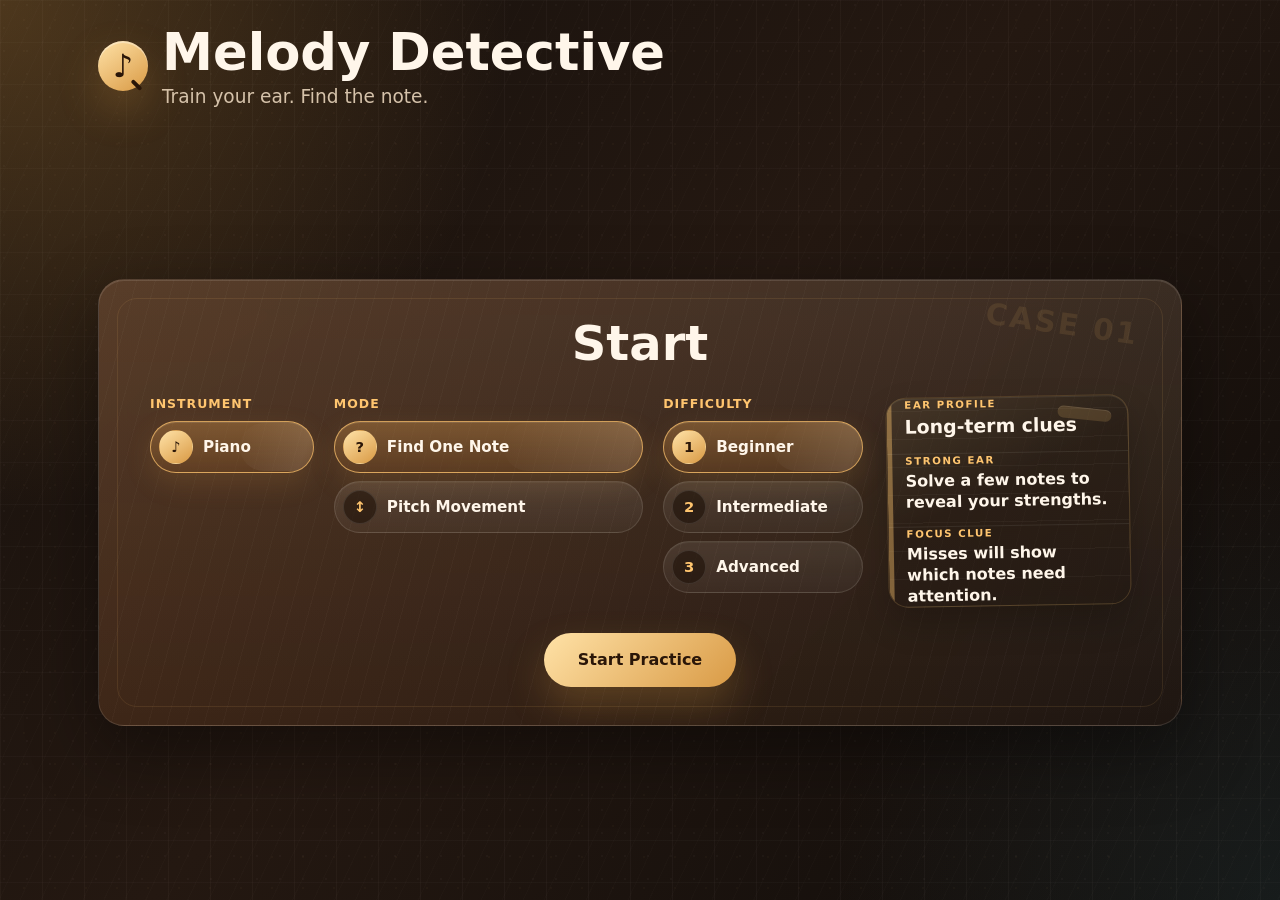
<file: index.html>
<!doctype html>
<html lang="en">
  <head>
    <meta charset="utf-8">
    <meta name="viewport" content="width=device-width, initial-scale=1">
    <title>Melody Detective</title>
    <link rel="stylesheet" href="src/styles.css">
  </head>
  <body>
    <main class="app" aria-labelledby="app-title">
      <header class="header">
        <div class="brand-mark" aria-hidden="true">♪</div>
        <div>
          <h1 id="app-title">Melody Detective</h1>
          <p class="subtitle">Train your ear. Find the note.</p>
        </div>
      </header>

      <section id="menu-screen" class="menu-card screen" aria-label="Practice setup">
        <div class="menu-intro">
          <h2>Start</h2>
        </div>

        <div class="menu-workspace">
          <div class="settings-grid" aria-label="Practice settings">
            <div class="setting-group">
              <p class="setting-label">Instrument</p>
              <button class="setting-option selected" type="button" data-setting="instrument" data-value="piano" aria-pressed="true">
                <span class="option-icon" aria-hidden="true">♪</span>
                <span>Piano</span>
              </button>
            </div>

            <div class="setting-group">
              <p class="setting-label">Mode</p>
              <div class="option-row">
                <button class="setting-option selected" type="button" data-setting="mode" data-value="single-note" aria-pressed="true">
                  <span class="option-icon" aria-hidden="true">?</span>
                  <span>Find One Note</span>
                </button>
                <button class="setting-option" type="button" data-setting="mode" data-value="pitch-movement" aria-pressed="false">
                  <span class="option-icon" aria-hidden="true">↕</span>
                  <span>Pitch Movement</span>
                </button>
              </div>
            </div>

            <div class="setting-group">
              <p class="setting-label">Difficulty</p>
              <div class="option-row">
                <button class="setting-option selected" type="button" data-setting="difficulty" data-value="beginner" aria-pressed="true">
                  <span class="option-icon" aria-hidden="true">1</span>
                  <span>Beginner</span>
                </button>
                <button class="setting-option" type="button" data-setting="difficulty" data-value="intermediate" aria-pressed="false">
                  <span class="option-icon" aria-hidden="true">2</span>
                  <span>Intermediate</span>
                </button>
                <button class="setting-option" type="button" data-setting="difficulty" data-value="advanced" aria-pressed="false">
                  <span class="option-icon" aria-hidden="true">3</span>
                  <span>Advanced</span>
                </button>
              </div>
            </div>
          </div>

          <aside class="profile-card" aria-label="Overall ear profile">
            <div class="profile-card-title">
              <span>Ear Profile</span>
              <strong>Long-term clues</strong>
            </div>
            <div class="profile-card-clue">
              <span>Strong Ear</span>
              <strong id="profile-strength-insight">Solve a few notes to reveal your strengths.</strong>
            </div>
            <div class="profile-card-clue">
              <span>Focus Clue</span>
              <strong id="profile-focus-insight">Misses will show which notes need attention.</strong>
            </div>
          </aside>
        </div>
          </div>
        </div>

        <button id="start-practice" class="play-button" type="button">Start Practice</button>
      </section>

      <section id="challenge-screen" class="menu-card challenge-card screen hidden" aria-label="Find One Note challenge setup">
        <div class="menu-intro">
          <h2>Choose Challenge</h2>
        </div>

        <div class="challenge-grid" aria-label="Find One Note streak challenge">
          <button class="setting-option selected" type="button" data-setting="streakTarget" data-value="5" aria-pressed="true">
            <span class="option-icon" aria-hidden="true">5</span>
            <span>Streak</span>
          </button>
          <button class="setting-option" type="button" data-setting="streakTarget" data-value="10" aria-pressed="false">
            <span class="option-icon" aria-hidden="true">10</span>
            <span>Streak</span>
          </button>
          <button class="setting-option" type="button" data-setting="streakTarget" data-value="20" aria-pressed="false">
            <span class="option-icon" aria-hidden="true">20</span>
            <span>Streak</span>
          </button>
          <button class="setting-option" type="button" data-setting="streakTarget" data-value="30" aria-pressed="false">
            <span class="option-icon" aria-hidden="true">30</span>
            <span>Streak</span>
          </button>
        </div>

        <div class="challenge-nav">
          <button id="back-to-start" class="secondary-button" type="button">Back</button>
          <button id="start-selected-challenge" class="play-button" type="button">Start Challenge</button>
        </div>
      </section>

      <section id="practice-screen" class="screen hidden" aria-label="Piano practice">
        <div class="practice-topbar">
          <button id="back-to-menu" class="secondary-button" type="button">Back to Menu</button>
          <p id="practice-summary" class="practice-summary">Piano - Find One Note - Beginner</p>
        </div>

        <div class="game-card" aria-label="Melody Detective game">
          <div class="session-panel" aria-label="Session progress">
            <div class="session-stat">
              <span>Rank</span>
              <strong id="rank-label">Beginner</strong>
            </div>
            <div class="session-stat">
              <span>Streak</span>
              <strong id="streak-count">0 / 5</strong>
            </div>
            <div class="session-stat">
              <span>Accuracy</span>
              <strong id="accuracy-rate">100%</strong>
            </div>
            <div class="session-stat">
              <span>Attempts</span>
              <strong id="attempt-count">0</strong>
            </div>
            <div class="session-stat">
              <span>Misses</span>
              <strong id="miss-count">0</strong>
            </div>
            <div id="timer-stat" class="session-stat timer-stat hidden">
              <span>Timer</span>
              <strong id="timer-count">--</strong>
            </div>
          </div>

          <div class="learning-insights" aria-label="Personalized learning notes">
            <div class="learning-insight">
              <span>Strong Ear</span>
              <strong id="strength-insight">Solve a few notes to reveal your strengths.</strong>
            </div>
            <div class="learning-insight">
              <span>Focus Clue</span>
              <strong id="focus-insight">Misses will show which notes need attention.</strong>
            </div>
          </div>

          <p id="instructions" class="instructions">
            Press Play Note, listen carefully, then tap the piano key that matches the mystery note.
          </p>

          <p id="movement-command" class="movement-command hidden"></p>

          <button id="play-note" class="play-button" type="button">Play Note</button>

          <div id="listening-tools" class="listening-tools hidden" aria-label="Listening tools">
            <button id="replay-note" class="secondary-button" type="button">Replay Note</button>
            <div id="compare-tools" class="compare-tools hidden">
              <button id="play-your-guess" class="secondary-button" type="button">Your Guess</button>
            </div>
          </div>

          <p id="feedback" class="feedback" role="status" aria-live="polite">
            Ready when you are.
          </p>

          <div id="success-moment" class="success-moment hidden" aria-hidden="true">
            <span class="success-icon"></span>
            <p class="success-title">You got it!</p>
            <span class="success-stamp">Solved</span>
          </div>

          <div class="piano-shell">
            <div id="keyboard" class="keyboard" aria-label="Virtual piano keyboard"></div>
          </div>

          <div id="challenge-complete" class="challenge-complete hidden" role="status" aria-live="polite">
            <div class="challenge-dialog">
              <span class="case-closed-stamp">Solved</span>
              <p class="success-kicker">Challenge complete</p>
              <h2>Take a bow.</h2>
              <p id="challenge-complete-copy">You reached your streak goal.</p>
              <div class="challenge-actions">
                <button id="aim-higher" class="play-button" type="button">Aim Higher</button>
                <button id="view-summary" class="secondary-button" type="button">View Summary</button>
                <button id="continue-challenge" class="secondary-button" type="button">Continue Current Challenge</button>
              </div>
            </div>
          </div>

          <div id="session-summary" class="session-summary hidden" role="dialog" aria-modal="true" aria-labelledby="summary-title">
            <div class="summary-dialog">
              <span class="case-closed-stamp">Case Notes</span>
              <p class="success-kicker">Session summary</p>
              <h2 id="summary-title">What your ear showed today</h2>
              <p id="summary-takeaway">Every session leaves a clue.</p>

              <div class="summary-grid" aria-label="Session results">
                <div class="summary-stat">
                  <span>Solves</span>
                  <strong id="summary-solves">0</strong>
                </div>
                <div class="summary-stat">
                  <span>Misses</span>
                  <strong id="summary-misses">0</strong>
                </div>
                <div class="summary-stat">
                  <span>Accuracy</span>
                  <strong id="summary-accuracy">100%</strong>
                </div>
                <div class="summary-stat">
                  <span>Best Streak</span>
                  <strong id="summary-best-streak">0</strong>
                </div>
                <div class="summary-stat">
                  <span>Rank</span>
                  <strong id="summary-rank">Beginner</strong>
                </div>
              </div>

              <div class="summary-learning" aria-label="Learning notes">
                <div>
                  <span>Strong Ear</span>
                  <strong id="summary-strength">Solve a few notes to reveal your strengths.</strong>
                </div>
                <div>
                  <span>Focus Clue</span>
                  <strong id="summary-focus">Misses will show which notes need attention.</strong>
                </div>
              </div>

              <div class="summary-actions">
                <button id="summary-menu" class="secondary-button" type="button">Back to Menu</button>
                <button id="summary-continue" class="play-button" type="button">Keep Practicing</button>
              </div>
            </div>
          </div>
        </div>

        <p class="footer">
          If a guess misses, listen to the direction cue, compare the notes, and try again.
        </p>
      </section>
    </main>

    <script src="src/config.js"></script>
    <script src="src/audio.js"></script>
    <script src="src/learning-profile.js"></script>
    <script src="src/app.js"></script>
  </body>
</html>
</file>
<file: src/styles.css>
:root {
  color-scheme: dark;
  --background: #17110d;
  --surface: #241a14;
  --surface-light: #322419;
  --ink: #fff6ea;
  --muted: #d5c2aa;
  --soft: #9b846a;
  --accent: #d99a45;
  --accent-bright: #ffc56f;
  --accent-ink: #2a1608;
  --correct: #f0bc67;
  --correct-deep: #7a4a1f;
  --high-low: #f2c86d;
  --clue: #7fc8ff;
  --border: rgba(255, 246, 234, 0.12);
  --white-key: #fff8ee;
  --white-key-bottom: #d8c9b5;
  --white-key-active: #ffe0a7;
  --black-key: #1f1712;
  --black-key-bottom: #070403;
  --black-key-width: 8%;
}

* {
  box-sizing: border-box;
}

body {
  position: relative;
  margin: 0;
  min-height: 100vh;
  font-family: Inter, ui-sans-serif, system-ui, -apple-system, BlinkMacSystemFont, "Segoe UI", sans-serif;
  color: var(--ink);
  background:
    linear-gradient(90deg, rgba(255, 246, 234, 0.03) 1px, transparent 1px),
    linear-gradient(rgba(255, 246, 234, 0.025) 1px, transparent 1px),
    radial-gradient(circle at top left, rgba(217, 154, 69, 0.28), transparent 32rem),
    radial-gradient(circle at bottom right, rgba(56, 91, 99, 0.2), transparent 28rem),
    linear-gradient(135deg, #17110d 0%, #241811 48%, #0f0c0a 100%);
  background-size: 42px 42px, 42px 42px, auto, auto, auto;
}

body::before {
  content: "";
  position: fixed;
  inset: 0;
  z-index: 0;
  pointer-events: none;
  background:
    radial-gradient(circle at 18% 22%, rgba(255, 246, 234, 0.06) 0 1px, transparent 1px),
    radial-gradient(circle at 78% 64%, rgba(217, 154, 69, 0.07) 0 1px, transparent 1px),
    repeating-linear-gradient(115deg, transparent 0 18px, rgba(255, 246, 234, 0.018) 18px 19px);
  background-size: 23px 23px, 31px 31px, auto;
  mix-blend-mode: screen;
  opacity: 0.42;
}

button {
  font: inherit;
}

.app {
  position: relative;
  z-index: 1;
  width: min(1120px, 100%);
  min-height: 100vh;
  margin: 0 auto;
  padding: 26px 18px 20px;
  display: grid;
  grid-template-rows: auto 1fr;
  gap: 18px;
}

.header {
  display: flex;
  align-items: center;
  gap: 14px;
}

h1 {
  margin: 0;
  font-size: clamp(1.85rem, 4vw, 3.25rem);
  line-height: 1.05;
  letter-spacing: 0;
}

.brand-mark {
  position: relative;
  width: 50px;
  height: 50px;
  border-radius: 50%;
  display: grid;
  place-items: center;
  color: var(--accent-ink);
  background:
    linear-gradient(145deg, #ffe2a7, var(--accent));
  font-size: 2rem;
  font-weight: 800;
  box-shadow:
    0 18px 42px rgba(217, 154, 69, 0.26),
    inset 0 2px 0 rgba(255, 255, 255, 0.34);
}

.brand-mark::after {
  content: "";
  position: absolute;
  right: 5px;
  bottom: 4px;
  width: 13px;
  height: 4px;
  border-radius: 999px;
  background: var(--accent-ink);
  transform: rotate(45deg);
  transform-origin: center;
}

.subtitle {
  margin: 6px 0 0;
  color: var(--muted);
  font-size: clamp(1rem, 2vw, 1.16rem);
}

.screen {
  align-self: center;
}

.screen.hidden,
.listening-tools.hidden,
.compare-tools.hidden,
.movement-command.hidden,
.play-button.hidden,
.timer-stat.hidden,
.challenge-complete.hidden,
.session-summary.hidden {
  display: none;
}

.menu-card {
  position: relative;
  overflow: hidden;
  display: grid;
  justify-items: center;
  gap: clamp(18px, 3vw, 26px);
  padding: clamp(22px, 4vw, 38px);
  border: 1px solid var(--border);
  border-radius: 26px;
  background:
    repeating-linear-gradient(105deg, rgba(255, 246, 234, 0.025) 0 1px, transparent 1px 18px),
    linear-gradient(180deg, rgba(255, 246, 234, 0.075), transparent),
    linear-gradient(135deg, rgba(78, 48, 27, 0.92), rgba(31, 22, 17, 0.94));
  box-shadow:
    0 24px 70px rgba(0, 0, 0, 0.42),
    inset 0 1px 0 rgba(255, 246, 234, 0.12);
  backdrop-filter: blur(16px);
}

.menu-card::before {
  content: "";
  position: absolute;
  inset: 18px;
  border: 1px solid rgba(255, 197, 111, 0.1);
  border-radius: 20px;
  pointer-events: none;
}

.menu-card::after {
  content: "CASE 01";
  position: absolute;
  right: clamp(18px, 4vw, 42px);
  top: clamp(14px, 3vw, 30px);
  color: rgba(255, 197, 111, 0.1);
  font-size: clamp(1rem, 3vw, 1.85rem);
  font-weight: 900;
  letter-spacing: 0.08em;
  line-height: 1;
  pointer-events: none;
  transform: rotate(8deg);
}

.menu-intro {
  max-width: 660px;
  text-align: center;
  z-index: 1;
}

.setting-label {
  margin: 0;
  color: var(--accent-bright);
  font-size: 0.78rem;
  font-weight: 800;
  text-transform: uppercase;
  letter-spacing: 0.08em;
}

h2 {
  margin: 0;
  font-size: clamp(1.75rem, 5vw, 3rem);
  line-height: 1.08;
  letter-spacing: 0;
}

.menu-workspace {
  width: min(980px, 100%);
  display: grid;
  grid-template-columns: minmax(0, 1fr) minmax(220px, 0.34fr);
  align-items: stretch;
  gap: clamp(16px, 2.4vw, 24px);
  z-index: 1;
}

.settings-grid {
  display: grid;
  grid-template-columns: 0.9fr 1.7fr 1.1fr;
  gap: clamp(14px, 2vw, 20px);
  z-index: 1;
}

.setting-group {
  min-width: 0;
  display: grid;
  align-content: start;
  gap: 10px;
}

.option-row {
  display: grid;
  grid-template-columns: 1fr;
  gap: 8px;
}

.challenge-grid {
  width: min(760px, 100%);
  display: grid;
  grid-template-columns: repeat(4, minmax(0, 1fr));
  gap: 10px;
  z-index: 1;
}

.profile-card {
  position: relative;
  display: grid;
  align-content: start;
  gap: 14px;
  overflow: hidden;
  border: 1px solid rgba(255, 197, 111, 0.18);
  border-radius: 20px;
  background:
    linear-gradient(155deg, rgba(255, 229, 173, 0.13), rgba(255, 246, 234, 0.025) 44%),
    rgba(20, 12, 7, 0.42);
  box-shadow:
    inset 0 1px 0 rgba(255, 246, 234, 0.08),
    0 16px 34px rgba(0, 0, 0, 0.2);
  transform: rotate(-1deg);
  z-index: 1;
}

.profile-card::before {
  content: "";
  position: absolute;
  inset: 0;
  background:
    linear-gradient(90deg, rgba(255, 197, 111, 0.42) 0 5px, transparent 5px),
    repeating-linear-gradient(0deg, transparent 0 27px, rgba(255, 246, 234, 0.035) 27px 28px);
  pointer-events: none;
}

.profile-card::after {
  content: "";
  position: absolute;
  top: 12px;
  right: 16px;
  width: 54px;
  height: 12px;
  border-radius: 999px;
  background: rgba(255, 197, 111, 0.16);
  box-shadow: inset 0 1px 0 rgba(255, 246, 234, 0.1);
  transform: rotate(7deg);
  pointer-events: none;
}

.profile-card > div {
  position: relative;
  display: grid;
  align-content: center;
  gap: 4px;
  min-height: 0;
  padding: 0 18px;
  background: transparent;
  z-index: 1;
}

.profile-card-title {
  padding-top: 18px;
  padding-bottom: 2px;
}

.profile-card-clue {
  padding-top: 12px;
  padding-bottom: 14px;
  border-top: 1px solid rgba(255, 246, 234, 0.08);
}

.profile-card span {
  color: var(--accent-bright);
  font-size: 0.64rem;
  font-weight: 900;
  letter-spacing: 0.15em;
  text-transform: uppercase;
}

.profile-card strong {
  color: var(--text);
  font-size: clamp(0.92rem, 1.6vw, 1rem);
  line-height: 1.32;
}

.profile-card-title strong {
  font-size: clamp(1.05rem, 2vw, 1.18rem);
}

.challenge-nav {
  display: flex;
  align-items: center;
  justify-content: center;
  flex-wrap: wrap;
  gap: 10px;
  z-index: 1;
}

.setting-option {
  position: relative;
  overflow: hidden;
  min-height: 48px;
  display: flex;
  align-items: center;
  gap: 10px;
  padding: 8px 12px 8px 8px;
  border: 1px solid var(--border);
  border-radius: 999px;
  color: var(--ink);
  background:
    linear-gradient(180deg, rgba(255, 246, 234, 0.055), transparent),
    rgba(255, 246, 234, 0.04);
  font-size: 0.95rem;
  font-weight: 850;
  text-align: left;
  cursor: pointer;
  box-shadow: inset 0 1px 0 rgba(255, 255, 255, 0.04);
  transition: border-color 160ms ease, background 160ms ease, transform 160ms ease, box-shadow 160ms ease;
}

.setting-option::after {
  content: "";
  position: absolute;
  inset: 1px;
  border-radius: inherit;
  background: linear-gradient(110deg, transparent 0%, rgba(255, 246, 234, 0.11) 42%, transparent 68%);
  opacity: 0;
  transform: translateX(-55%);
  transition: opacity 180ms ease, transform 420ms ease;
  pointer-events: none;
}

.setting-option:hover,
.setting-option.selected {
  border-color: rgba(255, 197, 111, 0.72);
  background:
    linear-gradient(180deg, rgba(255, 197, 111, 0.19), transparent),
    rgba(125, 80, 39, 0.42);
  box-shadow:
    0 10px 28px rgba(217, 154, 69, 0.16),
    inset 0 1px 0 rgba(255, 246, 234, 0.1);
}

.setting-option:hover::after,
.setting-option.selected::after {
  opacity: 1;
  transform: translateX(55%);
}

.setting-option:active {
  transform: translateY(1px);
}

.option-icon {
  width: 34px;
  height: 34px;
  flex: 0 0 34px;
  display: grid;
  place-items: center;
  border: 1px solid rgba(255, 255, 255, 0.1);
  border-radius: 50%;
  color: var(--accent-bright);
  background: rgba(28, 16, 8, 0.58);
  font-size: 0.92rem;
  font-weight: 900;
  line-height: 1;
}

.setting-option.selected .option-icon {
  color: var(--accent-ink);
  background: linear-gradient(145deg, #ffe2a7, var(--accent));
  border-color: transparent;
}

.setting-option:focus-visible,
.secondary-button:focus-visible {
  outline: 3px solid var(--accent-bright);
  outline-offset: 3px;
}

.practice-topbar {
  display: flex;
  align-items: center;
  justify-content: space-between;
  gap: 14px;
  margin-bottom: 14px;
}

.secondary-button {
  min-height: 42px;
  padding: 0 16px;
  border: 1px solid var(--border);
  border-radius: 999px;
  color: var(--ink);
  background: rgba(255, 246, 234, 0.06);
  font-weight: 800;
  cursor: pointer;
  transition: background 160ms ease, border-color 160ms ease, transform 160ms ease;
}

.secondary-button:hover {
  border-color: rgba(255, 197, 111, 0.56);
  background: rgba(217, 154, 69, 0.14);
}

.secondary-button:active {
  transform: translateY(1px);
}

.listening-tools {
  display: flex;
  align-items: center;
  justify-content: center;
  flex-wrap: wrap;
  gap: 10px;
}

.compare-tools {
  display: flex;
  flex-wrap: wrap;
  justify-content: center;
  gap: 10px;
}

.practice-summary {
  margin: 0;
  color: var(--muted);
  font-size: 0.95rem;
  font-weight: 700;
  text-align: right;
}

.game-card {
  position: relative;
  overflow: hidden;
  align-self: center;
  display: grid;
  justify-items: center;
  gap: clamp(16px, 2vw, 22px);
  padding: clamp(20px, 3vw, 34px);
  border: 1px solid var(--border);
  border-radius: 28px;
  background:
    radial-gradient(circle at 22% 12%, rgba(255, 197, 111, 0.08), transparent 18rem),
    repeating-linear-gradient(100deg, rgba(255, 246, 234, 0.02) 0 1px, transparent 1px 22px),
    linear-gradient(180deg, rgba(255, 246, 234, 0.065), transparent),
    linear-gradient(135deg, rgba(45, 31, 23, 0.94), rgba(24, 19, 16, 0.95));
  box-shadow:
    0 24px 70px rgba(0, 0, 0, 0.42),
    inset 0 1px 0 rgba(255, 246, 234, 0.1);
  backdrop-filter: blur(16px);
}

.game-card::before {
  content: "CASE FILE";
  position: absolute;
  top: 18px;
  right: 22px;
  color: rgba(255, 197, 111, 0.08);
  font-size: clamp(0.78rem, 2vw, 1.25rem);
  font-weight: 900;
  letter-spacing: 0.1em;
  line-height: 1;
  pointer-events: none;
  transform: rotate(6deg);
}

.session-panel {
  width: 100%;
  display: grid;
  grid-template-columns: repeat(5, 1fr);
  gap: 10px;
}

.session-stat {
  min-height: 72px;
  display: grid;
  align-content: center;
  gap: 5px;
  padding: 12px;
  border: 1px solid rgba(255, 246, 234, 0.1);
  border-radius: 16px;
  background:
    linear-gradient(180deg, rgba(255, 246, 234, 0.07), transparent),
    rgba(255, 246, 234, 0.04);
  box-shadow: inset 0 1px 0 rgba(255, 246, 234, 0.05);
}

.session-stat span {
  color: var(--soft);
  font-size: 0.72rem;
  font-weight: 900;
  letter-spacing: 0.1em;
  text-transform: uppercase;
}

.session-stat strong {
  color: var(--ink);
  font-size: clamp(1rem, 2vw, 1.25rem);
  line-height: 1.1;
}

.timer-stat {
  border-color: rgba(240, 188, 103, 0.28);
  background:
    linear-gradient(180deg, rgba(240, 188, 103, 0.1), transparent),
    rgba(255, 246, 234, 0.045);
}

.timer-stat strong {
  color: var(--accent-bright);
}

.timer-stat.urgent {
  border-color: rgba(242, 200, 109, 0.62);
  box-shadow:
    0 0 28px rgba(217, 154, 69, 0.18),
    inset 0 1px 0 rgba(255, 246, 234, 0.1);
  animation: timerPulse 900ms ease-in-out infinite;
}

.learning-insights {
  width: min(820px, 100%);
  display: grid;
  grid-template-columns: repeat(2, minmax(0, 1fr));
  gap: 10px;
}

.learning-insight {
  min-height: 66px;
  display: grid;
  align-content: center;
  gap: 5px;
  padding: 12px 14px;
  border: 1px solid rgba(240, 188, 103, 0.18);
  border-radius: 18px;
  background:
    radial-gradient(circle at top left, rgba(255, 197, 111, 0.1), transparent 12rem),
    rgba(255, 246, 234, 0.035);
  box-shadow:
    inset 0 1px 0 rgba(255, 246, 234, 0.06),
    0 12px 26px rgba(0, 0, 0, 0.14);
}

.learning-insight span {
  color: var(--accent-bright);
  font-size: 0.7rem;
  font-weight: 900;
  letter-spacing: 0.12em;
  text-transform: uppercase;
}

.learning-insight strong {
  color: var(--ink);
  font-size: clamp(0.92rem, 2vw, 1.04rem);
  line-height: 1.35;
}

.instructions {
  max-width: 650px;
  margin: 0;
  color: var(--muted);
  font-size: clamp(1rem, 2vw, 1.16rem);
  line-height: 1.6;
  text-align: center;
}

.movement-command {
  margin: 0;
  color: var(--ink);
  font-size: clamp(1.25rem, 3vw, 1.7rem);
  font-weight: 800;
  text-align: center;
}

.play-button {
  min-height: 54px;
  padding: 0 34px;
  border: 0;
  border-radius: 999px;
  color: var(--accent-ink);
  background: linear-gradient(135deg, #ffe2a7, var(--accent));
  font-weight: 700;
  cursor: pointer;
  box-shadow: 0 18px 38px rgba(217, 154, 69, 0.26);
  transition: transform 160ms ease, box-shadow 160ms ease, filter 160ms ease;
}

.play-button:hover {
  transform: translateY(-2px);
  filter: brightness(1.05);
  box-shadow: 0 24px 48px rgba(217, 154, 69, 0.34);
}

.play-button:disabled {
  cursor: not-allowed;
  filter: saturate(0.6) brightness(0.78);
  opacity: 0.62;
  transform: none;
  box-shadow: none;
}

.play-button:active {
  transform: translateY(1px) scale(0.98);
}

.play-button:focus-visible,
.key:focus-visible {
  outline: 3px solid var(--accent-bright);
  outline-offset: 3px;
}

.feedback {
  min-height: 34px;
  margin: 0;
  color: var(--muted);
  font-size: clamp(1.2rem, 3vw, 1.6rem);
  font-weight: 700;
  text-align: center;
}

.feedback:empty {
  display: none;
}

.feedback.hint {
  color: var(--high-low);
}

.success-moment {
  position: relative;
  overflow: hidden;
  width: min(420px, 100%);
  display: flex;
  align-items: center;
  justify-content: center;
  gap: 10px;
  margin-top: -6px;
  padding: 12px 18px;
  border: 1px solid rgba(240, 188, 103, 0.42);
  border-radius: 999px;
  background:
    linear-gradient(135deg, rgba(240, 188, 103, 0.18), rgba(105, 68, 36, 0.22)),
    rgba(255, 246, 234, 0.05);
  box-shadow:
    0 18px 42px rgba(217, 154, 69, 0.14),
    inset 0 1px 0 rgba(255, 246, 234, 0.12);
  animation: successRise 420ms ease both;
}

.success-moment::after {
  content: "";
  position: absolute;
  inset: -40% auto -40% -30%;
  width: 34%;
  background: linear-gradient(90deg, transparent, rgba(255, 246, 234, 0.3), transparent);
  transform: skewX(-18deg);
  animation: lensSweep 900ms ease 120ms both;
  pointer-events: none;
}

.success-moment.hidden {
  display: none;
}

.success-kicker,
.success-title,
.success-note {
  margin: 0;
  text-align: center;
}

.success-icon {
  position: relative;
  z-index: 1;
  width: 34px;
  height: 34px;
  flex: 0 0 34px;
  display: grid;
  place-items: center;
  border-radius: 50%;
  color: var(--accent-ink);
  background: linear-gradient(145deg, #ffe2a7, var(--accent));
  box-shadow:
    0 10px 22px rgba(217, 154, 69, 0.22),
    inset 0 1px 0 rgba(255, 255, 255, 0.36);
  animation: badgePop 520ms ease both;
}

.success-icon::before {
  content: "";
  position: absolute;
  left: 9px;
  top: 8px;
  width: 12px;
  height: 12px;
  border: 3px solid var(--accent-ink);
  border-radius: 50%;
}

.success-icon::after {
  content: "";
  position: absolute;
  right: 8px;
  bottom: 8px;
  width: 10px;
  height: 4px;
  border-radius: 999px;
  background: var(--accent-ink);
  transform: rotate(45deg);
  transform-origin: center;
}

.success-kicker {
  color: var(--correct);
  font-size: 0.72rem;
  font-weight: 900;
  letter-spacing: 0.14em;
  text-transform: uppercase;
}

.success-title {
  color: var(--ink);
  font-size: clamp(1rem, 2.4vw, 1.25rem);
  font-weight: 900;
  line-height: 1;
  z-index: 1;
}

.success-title span {
  display: inline-block;
  animation: letterPop 520ms ease both;
  animation-delay: calc(var(--letter-index) * 34ms);
}

.success-note {
  color: var(--muted);
  font-size: 0.95rem;
  font-weight: 800;
}

.success-stamp {
  --stamp-rotation: -4deg;
  --stamp-start-rotation: -9deg;
  z-index: 1;
  padding: 5px 9px;
  border: 1px solid rgba(240, 188, 103, 0.42);
  border-radius: 999px;
  color: var(--accent-bright);
  background: rgba(42, 22, 8, 0.28);
  font-size: 0.66rem;
  font-weight: 1000;
  letter-spacing: 0.12em;
  line-height: 1;
  text-transform: uppercase;
  transform: rotate(-4deg);
  animation: stampIn 560ms ease 180ms both;
}

.challenge-complete,
.session-summary {
  position: fixed;
  inset: 0;
  z-index: 20;
  width: 100%;
  display: grid;
  place-items: center;
  padding: 20px;
  background:
    radial-gradient(circle at center, rgba(217, 154, 69, 0.2), transparent 34rem),
    rgba(13, 8, 5, 0.78);
  backdrop-filter: blur(10px);
  animation: overlayFade 220ms ease both;
}

.challenge-dialog,
.summary-dialog {
  position: relative;
  overflow: hidden;
  width: min(560px, 100%);
  display: grid;
  justify-items: center;
  gap: 14px;
  padding: clamp(26px, 5vw, 42px);
  border: 1px solid rgba(255, 197, 111, 0.36);
  border-radius: 28px;
  background:
    radial-gradient(circle at 20% 0%, rgba(255, 226, 167, 0.14), transparent 14rem),
    linear-gradient(135deg, rgba(217, 154, 69, 0.24), rgba(78, 48, 27, 0.16)),
    rgba(37, 24, 16, 0.96);
  box-shadow:
    0 28px 70px rgba(0, 0, 0, 0.52),
    0 0 70px rgba(217, 154, 69, 0.16),
    inset 0 1px 0 rgba(255, 246, 234, 0.14);
  text-align: center;
  animation: successRise 420ms ease both;
}

.summary-dialog {
  width: min(720px, 100%);
  gap: 16px;
}

.challenge-dialog::before,
.summary-dialog::before {
  content: "";
  position: absolute;
  inset: -20%;
  background:
    conic-gradient(from 90deg, transparent, rgba(255, 226, 167, 0.1), transparent 26%),
    repeating-linear-gradient(90deg, transparent 0 18px, rgba(255, 246, 234, 0.02) 18px 19px);
  animation: clueGlow 1600ms ease both;
  pointer-events: none;
}

.challenge-dialog > *,
.summary-dialog > * {
  position: relative;
  z-index: 1;
}

.case-closed-stamp {
  --stamp-rotation: 10deg;
  --stamp-start-rotation: 18deg;
  position: absolute;
  top: clamp(14px, 3vw, 22px);
  right: clamp(16px, 4vw, 30px);
  z-index: 0;
  color: rgba(255, 197, 111, 0.16);
  font-size: clamp(1.25rem, 5vw, 3rem);
  font-weight: 1000;
  letter-spacing: 0.12em;
  line-height: 1;
  text-transform: uppercase;
  transform: rotate(var(--stamp-rotation));
  animation: stampIn 680ms ease 120ms both;
}

.challenge-complete h2,
.challenge-complete p,
.session-summary h2,
.session-summary p {
  margin: 0;
}

.challenge-complete h2,
.session-summary h2 {
  font-size: clamp(1.7rem, 5vw, 2.6rem);
}

.challenge-complete p:not(.success-kicker),
.session-summary p:not(.success-kicker) {
  color: var(--muted);
  line-height: 1.5;
}

.summary-grid {
  width: 100%;
  display: grid;
  grid-template-columns: repeat(5, minmax(0, 1fr));
  gap: 10px;
  padding-top: 8px;
}

.summary-stat,
.summary-learning > div {
  border: 1px solid rgba(255, 246, 234, 0.12);
  border-radius: 18px;
  background:
    linear-gradient(180deg, rgba(255, 246, 234, 0.09), rgba(255, 246, 234, 0.02)),
    rgba(20, 12, 7, 0.42);
  box-shadow: inset 0 1px 0 rgba(255, 246, 234, 0.08);
}

.summary-stat {
  min-height: 82px;
  display: grid;
  align-content: center;
  gap: 4px;
  padding: 14px 10px;
}

.summary-stat span,
.summary-learning span {
  color: var(--accent);
  font-size: 0.68rem;
  font-weight: 900;
  letter-spacing: 0.16em;
  text-transform: uppercase;
}

.summary-stat strong {
  font-size: clamp(1.25rem, 3vw, 1.8rem);
}

.summary-learning {
  width: 100%;
  display: grid;
  grid-template-columns: repeat(2, minmax(0, 1fr));
  gap: 10px;
}

.summary-learning > div {
  display: grid;
  gap: 6px;
  padding: 16px;
  text-align: left;
}

.summary-learning strong {
  color: var(--text);
  font-size: clamp(0.95rem, 2vw, 1.08rem);
  line-height: 1.35;
}

.challenge-actions,
.summary-actions {
  display: flex;
  flex-wrap: wrap;
  justify-content: center;
  gap: 10px;
  padding-top: 10px;
}

.piano-shell {
  width: 100%;
  overflow-x: auto;
  padding: clamp(12px, 2.6vw, 22px);
  border: 1px solid rgba(255, 246, 234, 0.1);
  border-radius: 22px;
  background:
    linear-gradient(180deg, rgba(255, 246, 234, 0.09), transparent 32%),
    #100b08;
  box-shadow:
    inset 0 1px 0 rgba(255, 246, 234, 0.09),
    0 20px 44px rgba(0, 0, 0, 0.36);
}

.piano-shell::-webkit-scrollbar {
  height: 8px;
}

.piano-shell::-webkit-scrollbar-track {
  background: rgba(42, 22, 8, 0.36);
  border-radius: 999px;
}

.piano-shell::-webkit-scrollbar-thumb {
  background: rgba(217, 154, 69, 0.42);
  border-radius: 999px;
}

.keyboard {
  width: 100%;
  height: clamp(180px, 26vw, 280px);
  position: relative;
  display: flex;
  overflow: hidden;
  border-radius: 14px;
  background: #090604;
  box-shadow:
    inset 0 8px 14px rgba(255, 255, 255, 0.06),
    inset 0 -18px 28px rgba(0, 0, 0, 0.35);
}

.expanded-keyboard {
  min-width: min(760px, 145vw);
}

.key {
  font: inherit;
  cursor: pointer;
  transition: transform 120ms ease, filter 120ms ease, box-shadow 120ms ease;
}

.white-key {
  flex: 1 1 0;
  min-width: 0;
  height: 100%;
  border: 0;
  border-right: 1px solid #b8bfce;
  border-bottom: 8px solid #b8bfce;
  border-radius: 0 0 9px 9px;
  background: linear-gradient(180deg, var(--white-key) 0%, var(--white-key-bottom) 100%);
  color: #2d3340;
  font-weight: 800;
  display: flex;
  align-items: flex-end;
  justify-content: center;
  padding: 0 4px clamp(14px, 2vw, 22px);
  box-shadow:
    inset 0 -18px 24px rgba(22, 30, 45, 0.12),
    inset 1px 0 0 rgba(255, 255, 255, 0.85);
}

.white-key:first-child {
  border-top-left-radius: 10px;
}

.white-key:last-child {
  border-right: 0;
  border-top-right-radius: 10px;
}

.white-key:hover {
  filter: brightness(1.04);
}

.white-key:active {
  transform: translateY(5px);
  background: linear-gradient(180deg, var(--white-key-active) 0%, #d8b87d 100%);
  box-shadow:
    inset 0 -8px 16px rgba(22, 30, 45, 0.18),
    inset 1px 0 0 rgba(255, 255, 255, 0.75);
}

.white-key.revealed {
  color: var(--accent-ink);
  background: linear-gradient(180deg, #ffe8b5 0%, #d9ad65 100%);
  font-size: clamp(1rem, 2vw, 1.35rem);
  text-shadow: 0 1px 0 rgba(255, 255, 255, 0.7);
}

.expanded-keyboard .white-key {
  border-bottom-width: 7px;
  padding-inline: 2px;
}

.white-key.solved-key {
  animation: keySolvedWhite 720ms ease both;
}

.black-key {
  position: absolute;
  top: 0;
  left: calc(var(--key-left) - (var(--black-key-width) / 2));
  width: var(--black-key-width);
  height: 62%;
  border: 0;
  border-radius: 0 0 7px 7px;
  color: #f6ead9;
  background:
    linear-gradient(90deg, rgba(255, 246, 234, 0.13), transparent 28%, rgba(255, 246, 234, 0.06) 70%, transparent),
    linear-gradient(180deg, #49372a 0%, var(--black-key) 48%, var(--black-key-bottom) 100%);
  font-size: clamp(0.72rem, 1.5vw, 0.9rem);
  font-weight: 800;
  display: flex;
  align-items: flex-end;
  justify-content: center;
  padding: 0 2px clamp(12px, 1.8vw, 18px);
  box-shadow:
    0 9px 16px rgba(0, 0, 0, 0.55),
    inset 0 -10px 14px rgba(0, 0, 0, 0.55),
    inset 0 1px 0 rgba(255, 255, 255, 0.18);
  z-index: 2;
}

.black-key:hover {
  filter: brightness(1.16);
}

.black-key:active {
  transform: translateY(4px);
  box-shadow:
    0 5px 10px rgba(0, 0, 0, 0.5),
    inset 0 -6px 10px rgba(0, 0, 0, 0.6),
    inset 0 1px 0 rgba(255, 255, 255, 0.14);
}

.black-key.revealed {
  color: var(--accent-bright);
  background:
    linear-gradient(90deg, rgba(255, 197, 111, 0.22), transparent 32%, rgba(255, 197, 111, 0.08) 72%, transparent),
    linear-gradient(180deg, #59402d 0%, #20140d 48%, #070403 100%);
  font-size: clamp(0.8rem, 1.6vw, 1rem);
}

.expanded-keyboard .black-key {
  height: 60%;
  border-radius: 0 0 6px 6px;
}

.black-key.solved-key {
  animation: keySolvedBlack 720ms ease both;
}

.black-key:disabled {
  cursor: not-allowed;
  filter: saturate(0.45) brightness(0.72);
  opacity: 0.72;
  transform: none;
}

.black-key:disabled:active {
  transform: none;
}

.footer {
  color: var(--soft);
  font-size: 0.95rem;
  line-height: 1.5;
  margin: 14px 0 0;
  text-align: center;
}

@keyframes successRise {
  from {
    opacity: 0;
    transform: translateY(10px) scale(0.98);
  }

  to {
    opacity: 1;
    transform: translateY(0) scale(1);
  }
}

@keyframes overlayFade {
  from {
    opacity: 0;
  }

  to {
    opacity: 1;
  }
}

@keyframes letterPop {
  0% {
    opacity: 0;
    transform: translateY(10px) scale(0.92);
  }

  70% {
    opacity: 1;
    transform: translateY(-2px) scale(1.04);
  }

  100% {
    opacity: 1;
    transform: translateY(0) scale(1);
  }
}

@keyframes lensSweep {
  0% {
    opacity: 0;
    transform: translateX(0) skewX(-18deg);
  }

  25% {
    opacity: 1;
  }

  100% {
    opacity: 0;
    transform: translateX(520%) skewX(-18deg);
  }
}

@keyframes stampIn {
  0% {
    opacity: 0;
    transform: rotate(var(--stamp-start-rotation)) scale(1.28);
  }

  65% {
    opacity: 1;
    transform: rotate(var(--stamp-rotation)) scale(0.96);
  }

  100% {
    opacity: 1;
    transform: rotate(var(--stamp-rotation)) scale(1);
  }
}

@keyframes clueGlow {
  0% {
    opacity: 0;
    transform: rotate(0deg) scale(0.96);
  }

  100% {
    opacity: 1;
    transform: rotate(8deg) scale(1);
  }
}

@keyframes keySolvedWhite {
  0% {
    box-shadow:
      inset 0 -18px 24px rgba(22, 30, 45, 0.12),
      inset 1px 0 0 rgba(255, 255, 255, 0.85);
    filter: brightness(1);
  }

  45% {
    box-shadow:
      0 0 0 5px rgba(240, 188, 103, 0.28),
      0 0 34px rgba(217, 154, 69, 0.36),
      inset 0 -12px 22px rgba(42, 22, 8, 0.12),
      inset 1px 0 0 rgba(255, 255, 255, 0.85);
    filter: brightness(1.05);
  }

  100% {
    box-shadow:
      inset 0 -18px 24px rgba(22, 30, 45, 0.12),
      inset 1px 0 0 rgba(255, 255, 255, 0.85);
    filter: brightness(1);
  }
}

@keyframes keySolvedBlack {
  0% {
    box-shadow:
      0 9px 16px rgba(0, 0, 0, 0.55),
      inset 0 -10px 14px rgba(0, 0, 0, 0.55),
      inset 0 1px 0 rgba(255, 255, 255, 0.18);
  }

  45% {
    box-shadow:
      0 0 0 4px rgba(240, 188, 103, 0.24),
      0 14px 22px rgba(0, 0, 0, 0.48),
      0 0 32px rgba(217, 154, 69, 0.34),
      inset 0 -8px 12px rgba(0, 0, 0, 0.5),
      inset 0 1px 0 rgba(255, 255, 255, 0.18);
  }

  100% {
    box-shadow:
      0 9px 16px rgba(0, 0, 0, 0.55),
      inset 0 -10px 14px rgba(0, 0, 0, 0.55),
      inset 0 1px 0 rgba(255, 255, 255, 0.18);
  }
}

@keyframes timerPulse {
  0%,
  100% {
    transform: translateY(0);
  }

  50% {
    transform: translateY(-1px);
  }
}

@keyframes badgePop {
  0% {
    opacity: 0;
    transform: rotate(-16deg) scale(0.72);
  }

  70% {
    opacity: 1;
    transform: rotate(7deg) scale(1.08);
  }

  100% {
    opacity: 1;
    transform: rotate(0) scale(1);
  }
}

@media (prefers-reduced-motion: reduce) {
  .success-moment,
  .success-moment::after,
  .success-icon,
  .success-title span,
  .success-stamp,
  .challenge-complete,
  .session-summary,
  .challenge-dialog,
  .summary-dialog,
  .challenge-dialog::before,
  .summary-dialog::before,
  .case-closed-stamp,
  .timer-stat.urgent,
  .white-key.solved-key,
  .black-key.solved-key {
    animation: none;
  }

  .key,
  .play-button,
  .secondary-button,
  .setting-option {
    transition: none;
  }
}

@media (max-width: 640px) {
  .app {
    padding: 22px 12px 18px;
    gap: 18px;
  }

  .header {
    gap: 11px;
  }

  .brand-mark {
    width: 46px;
    height: 46px;
    border-radius: 14px;
    font-size: 1.65rem;
  }

  .game-card {
    gap: 18px;
    padding: 18px 12px;
  }

  .menu-card {
    padding: 20px 14px;
  }

  .menu-card::before {
    inset: 10px;
  }

  .menu-workspace,
  .settings-grid {
    grid-template-columns: 1fr;
  }

  .profile-card {
    grid-template-columns: 1fr;
    transform: none;
  }

  .profile-card-clue {
    border-top: 1px solid rgba(255, 246, 234, 0.08);
  }

  .setting-group {
    gap: 8px;
  }

  .option-row {
    grid-template-columns: repeat(2, minmax(0, 1fr));
  }

  .challenge-grid {
    grid-template-columns: repeat(2, minmax(0, 1fr));
  }

  .setting-option {
    min-height: 46px;
    padding-right: 10px;
    font-size: 0.9rem;
  }

  .option-icon {
    width: 30px;
    height: 30px;
    flex-basis: 30px;
    font-size: 0.82rem;
  }

  .session-panel {
    grid-template-columns: repeat(2, 1fr);
  }

  .learning-insights {
    grid-template-columns: 1fr;
  }

  .summary-grid,
  .summary-learning {
    grid-template-columns: 1fr;
  }

  .practice-topbar {
    align-items: stretch;
    flex-direction: column;
  }

  .practice-summary {
    text-align: left;
  }

  .listening-tools,
  .compare-tools {
    width: 100%;
  }

  .listening-tools .secondary-button,
  .compare-tools .secondary-button {
    flex: 1 1 140px;
  }

  .keyboard {
    height: clamp(150px, 48vw, 220px);
  }

  .white-key {
    font-size: 0.82rem;
    padding-bottom: 12px;
  }

  .black-key {
    height: 58%;
    border-radius: 0 0 5px 5px;
  }
}
</file>
